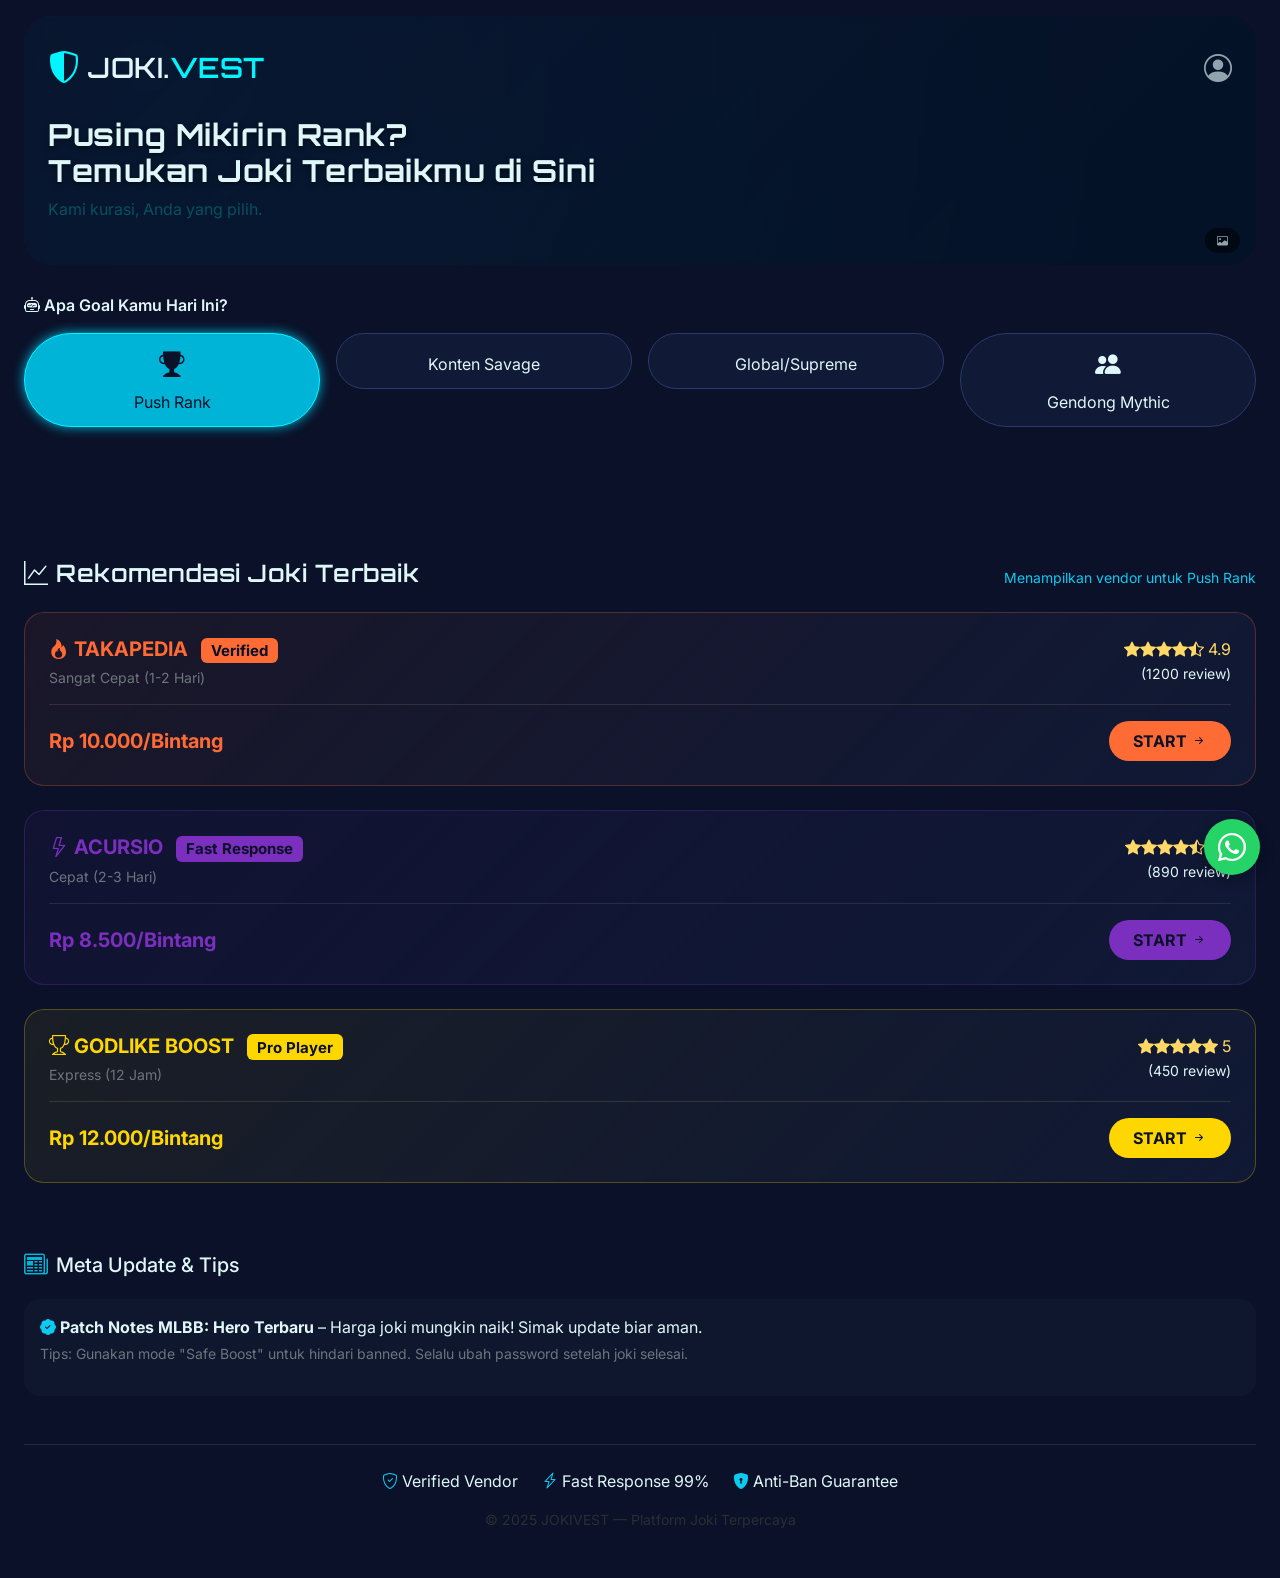
<file: index.html>
<!DOCTYPE html>
<html lang="id">

<head>
  <meta charset="UTF-8" />
  <meta name="viewport" content="width=device-width, initial-scale=1, viewport-fit=cover">
  <meta name="mobile-web-app-capable" content="yes">
  <meta name="apple-mobile-web-app-capable" content="yes">
  <meta name="apple-mobile-web-app-status-bar-style" content="black-translucent">
  <meta name="theme-color" content="#0A1128" />
  <meta name="description" content="Platform joki Mobile Legends terpercaya untuk rank boost, savage, dan gendong Mythic">
  <link rel="manifest" href="manifest.json" />
  <link rel="icon" type="image/png" href="data:image/svg+xml,%3Csvg xmlns='http://www.w3.org/2000/svg' viewBox='0 0 100 100'%3E%3Crect width='100' height='100' fill='%2300B4D8'/%3E%3Ctext x='50' y='67' font-size='50' text-anchor='middle' fill='%230A1128' font-weight='bold'%3EJV%3C/text%3E%3C/svg%3E">
  <link rel="apple-touch-icon" href="data:image/svg+xml,%3Csvg xmlns='http://www.w3.org/2000/svg' viewBox='0 0 100 100'%3E%3Crect width='100' height='100' fill='%2300B4D8'/%3E%3Ctext x='50' y='67' font-size='50' text-anchor='middle' fill='%230A1128' font-weight='bold'%3EJV%3C/text%3E%3C/svg%3E">
  <title>JOKIVEST - Platform Joki Mobile Legends</title>
  
  <!-- Bootstrap 5 + Icons + Fonts -->
  <link href="https://cdn.jsdelivr.net/npm/bootstrap@5.3.0-alpha1/dist/css/bootstrap.min.css" rel="stylesheet">
  <link rel="stylesheet" href="https://cdn.jsdelivr.net/npm/bootstrap-icons@1.11.3/font/bootstrap-icons.min.css">
  <!-- Google Fonts: Orbitron & Inter -->
  <link href="https://fonts.googleapis.com/css2?family=Inter:opsz,wght@14..32,300;14..32,400;14..32,600;14..32,700&family=Orbitron:wght@400;500;600;700&display=swap" rel="stylesheet">
  
  <style>
    * {
      margin: 0;
      padding: 0;
      box-sizing: border-box;
    }

    body {
      background-color: #0A1128;
      font-family: 'Inter', sans-serif;
      color: #E0F7FA;
      overflow-x: hidden;
      scroll-behavior: smooth;
    }

    /* Custom scrollbar */
    ::-webkit-scrollbar {
      width: 5px;
    }
    ::-webkit-scrollbar-track {
      background: #101935;
    }
    ::-webkit-scrollbar-thumb {
      background: #00B4D8;
      border-radius: 10px;
    }

    /* Typography gaming style */
    h1, h2, h3, .gaming-font {
      font-family: 'Orbitron', monospace;
      font-weight: 600;
      letter-spacing: 0.5px;
    }

    /* Card styling */
    .vendor-card {
      background: #101935;
      border-radius: 20px;
      border: 1px solid #1E2A47;
      transition: transform 0.2s ease, box-shadow 0.2s ease;
      cursor: pointer;
    }
    .vendor-card:hover {
      transform: translateY(-4px);
      box-shadow: 0 15px 30px rgba(0,0,0,0.4);
    }

    /* Category pills */
    .category-pill {
      background: #101935;
      border: 1px solid #2A3A6A;
      border-radius: 60px;
      padding: 12px 20px;
      transition: all 0.2s;
      cursor: pointer;
      text-align: center;
    }
    .category-pill.active {
      background: #00B4D8;
      border-color: #00F5FF;
      color: #0A1128;
      box-shadow: 0 0 12px #00B4D8;
    }
    .category-pill i {
      font-size: 1.6rem;
      margin-bottom: 6px;
      display: block;
    }

    /* floating whatsapp */
    .fab-wa {
      position: fixed;
      bottom: 25px;
      right: 20px;
      background: #25D366;
      width: 56px;
      height: 56px;
      border-radius: 50%;
      display: flex;
      align-items: center;
      justify-content: center;
      color: white;
      font-size: 28px;
      box-shadow: 0 4px 15px rgba(0,0,0,0.3);
      z-index: 999;
      cursor: pointer;
      transition: 0.2s;
      animation: pulse-wa 1.8s infinite;
    }
    .fab-wa:hover {
      transform: scale(1.05);
      background: #128C7E;
    }
    @keyframes pulse-wa {
      0% { box-shadow: 0 0 0 0 rgba(37, 211, 102, 0.5); }
      70% { box-shadow: 0 0 0 12px rgba(37, 211, 102, 0); }
      100% { box-shadow: 0 0 0 0 rgba(37, 211, 102, 0); }
    }

    /* skeleton loader */
    .skeleton-card {
      background: #1A2245;
      border-radius: 20px;
      height: 210px;
      animation: pulse 1.2s infinite ease-in-out;
    }
    @keyframes pulse {
      0% { opacity: 0.6; }
      50% { opacity: 1; }
      100% { opacity: 0.6; }
    }

    /* toast custom */
    .custom-toast {
      position: fixed;
      bottom: 90px;
      left: 50%;
      transform: translateX(-50%) scale(0.9);
      background: #00B4D8;
      color: #0A1128;
      padding: 10px 20px;
      border-radius: 40px;
      font-weight: bold;
      z-index: 1050;
      opacity: 0;
      transition: 0.2s;
      pointer-events: none;
      font-size: 0.9rem;
      white-space: nowrap;
    }
    .custom-toast.show {
      opacity: 1;
      transform: translateX(-50%) scale(1);
    }

    /* rating stars */
    .star-rating {
      color: #FFD966;
    }

    .btn-neon {
      background: #00B4D8;
      border: none;
      color: #0A1128;
      font-weight: 700;
      border-radius: 40px;
      transition: 0.2s;
    }
    .btn-neon:hover {
      background: #00F5FF;
      transform: scale(0.98);
      color: #000;
    }

    .btn-start {
      border: none;
      color: #0A1128;
      font-weight: 700;
      border-radius: 40px;
      transition: 0.2s;
      padding: 8px 24px;
    }
    .btn-start:hover {
      transform: scale(1.05);
      box-shadow: 0 0 20px rgba(255,255,255,0.2);
    }

    .btn-outline-neon {
      background: transparent;
      border: 2px solid #00B4D8;
      color: #00B4D8;
      border-radius: 40px;
    }
    .btn-outline-neon:hover {
      background: #00B4D8;
      color: #0A1128;
    }

    a {
      text-decoration: none;
    }

    /* transisi page */
    .page-transition {
      animation: fadeSlideUp 0.3s ease-out;
    }
    @keyframes fadeSlideUp {
      from {
        opacity: 0;
        transform: translateY(12px);
      }
      to {
        opacity: 1;
        transform: translateY(0);
      }
    }

    footer {
      border-top: 1px solid #1E2A47;
    }

    /* Header background spot untuk gambar */
    .hero-background-spot {
      position: relative;
      border-radius: 28px;
      overflow: hidden;
      margin-bottom: 28px;
      background: #07112e;
      background-image: url('https://wallpapers.com/images/featured/mobile-legends-background-9z5n7q259t1tpfjb.jpg');
      background-size: cover;
      background-position: center 30%;
      background-repeat: no-repeat;
      transition: all 0.3s;
      min-height: 180px;
    }
    
    .hero-background-spot:not([style*="background-image"]):before {
      content: "";
      position: absolute;
      top: 0;
      left: 0;
      width: 100%;
      height: 100%;
      background: radial-gradient(circle at 10% 20%, rgba(0,180,216,0.15) 0%, #0A1128 90%);
      pointer-events: none;
      z-index: 0;
    }
    
    .hero-overlay {
      position: relative;
      z-index: 2;
      background: linear-gradient(135deg, rgba(10,17,40,0.75) 0%, rgba(0,20,40,0.6) 100%);
      backdrop-filter: blur(2px);
      border-radius: 28px;
      padding: 28px 24px;
    }
    
    .hero-background-spot.has-bg .hero-overlay {
      background: linear-gradient(95deg, rgba(10,17,40,0.8) 0%, rgba(0,30,50,0.65) 100%);
    }
    
    .bg-hint {
      position: absolute;
      bottom: 12px;
      right: 16px;
      z-index: 3;
      background: rgba(0,0,0,0.5);
      backdrop-filter: blur(4px);
      font-size: 11px;
      border-radius: 20px;
      padding: 4px 12px;
      pointer-events: none;
      color: #90A4AE;
    }
    
    @media (max-width: 576px) {
      .category-pill i {
        font-size: 1.3rem;
      }
      .category-pill span {
        font-size: 0.75rem;
      }
      .hero-overlay {
        padding: 20px 16px;
      }
      .hero-background-spot {
        min-height: 150px;
      }
    }

    /* loading spinner untuk transisi halaman */
    .page-loader {
      position: fixed;
      top: 0;
      left: 0;
      width: 100%;
      height: 100%;
      background: #0A1128;
      z-index: 9999;
      display: flex;
      justify-content: center;
      align-items: center;
      transition: opacity 0.3s;
      opacity: 0;
      pointer-events: none;
    }
    .page-loader.show {
      opacity: 1;
      pointer-events: all;
    }
    .loader-spinner {
      width: 50px;
      height: 50px;
      border: 4px solid #1E2A47;
      border-top: 4px solid #00B4D8;
      border-radius: 50%;
      animation: spin 0.8s linear infinite;
    }
    @keyframes spin {
      0% { transform: rotate(0deg); }
      100% { transform: rotate(360deg); }
    }

    /* Vendor Detail Pages - Masing-masing unik */
    .vendor-detail-page {
      display: none;
      animation: fadeSlideUp 0.3s ease-out;
      padding-bottom: 80px;
    }
    .vendor-detail-page.active {
      display: block;
    }

    /* Home page */
    .home-page {
      display: block;
    }
    .home-page.hidden {
      display: none;
    }

    /* Package Cards */
    .package-card {
      border-radius: 16px;
      padding: 16px;
      margin-bottom: 12px;
      transition: all 0.3s;
      cursor: pointer;
      border: 1px solid rgba(255,255,255,0.05);
    }
    .package-card:hover {
      transform: translateX(8px);
    }
    .package-card .package-price {
      font-size: 1.4rem;
      font-weight: 700;
    }
    .package-card .package-name {
      font-weight: 600;
      font-size: 1.1rem;
    }
    .package-card .package-desc {
      font-size: 0.85rem;
      opacity: 0.7;
    }
    .package-card .order-btn-small {
      padding: 4px 16px;
      border-radius: 30px;
      border: none;
      font-weight: 600;
      font-size: 0.85rem;
      transition: 0.2s;
    }
    .package-card .order-btn-small:hover {
      transform: scale(1.05);
    }

    /* Header Vendor Detail */
    .vendor-detail-header {
      padding: 30px 20px;
      border-radius: 20px;
      margin-bottom: 20px;
      position: relative;
      overflow: hidden;
    }
    .vendor-detail-header::before {
      content: '';
      position: absolute;
      top: 0;
      left: 0;
      right: 0;
      bottom: 0;
      background: rgba(0,0,0,0.3);
      z-index: 0;
    }
    .vendor-detail-header > * {
      position: relative;
      z-index: 1;
    }
    .vendor-detail-header .back-btn {
      background: rgba(255,255,255,0.2);
      backdrop-filter: blur(10px);
      border: none;
      color: white;
      padding: 8px 16px;
      border-radius: 30px;
      font-weight: 600;
      transition: 0.2s;
    }
    .vendor-detail-header .back-btn:hover {
      background: rgba(255,255,255,0.3);
    }

    /* Stats */
    .vendor-stat {
      background: rgba(255,255,255,0.1);
      backdrop-filter: blur(10px);
      border-radius: 16px;
      padding: 16px;
      text-align: center;
    }
    .vendor-stat .value {
      font-size: 1.8rem;
      font-weight: 700;
    }
    .vendor-stat .label {
      font-size: 0.8rem;
      opacity: 0.8;
    }

    /* Badge khusus */
    .vendor-badge {
      display: inline-block;
      padding: 4px 12px;
      border-radius: 30px;
      font-size: 0.75rem;
      font-weight: 600;
    }

    /* Animasi masuk */
    @keyframes slideUp {
      from {
        opacity: 0;
        transform: translateY(20px);
      }
      to {
        opacity: 1;
        transform: translateY(0);
      }
    }
    .slide-up {
      animation: slideUp 0.4s ease-out forwards;
    }
  </style>
</head>

<body>

  <!-- Page Loader -->
  <div id="pageLoader" class="page-loader">
    <div class="loader-spinner"></div>
  </div>

  <!-- Main App -->
  <div class="container-fluid px-3 px-md-4 py-3" id="appRoot">
    
    <!-- HOME PAGE -->
    <div id="homePage" class="home-page">
      <!-- Header -->
      <div class="hero-background-spot" id="heroBgSpot">
        <div class="hero-overlay">
          <div class="d-flex justify-content-between align-items-center">
            <div class="d-flex align-items-center gap-2">
              <i class="bi bi-shield-shaded fs-2" style="color:#00F5FF"></i>
              <h1 class="fs-3 m-0 gaming-font">JOKI.<span style="color:#00F5FF">VEST</span></h1>
            </div>
            <div>
              <i class="bi bi-person-circle fs-3" style="color:#90A4AE" id="profileBtn" role="button"></i>
            </div>
          </div>
          <div class="mt-3 mt-md-4 text-center text-md-start">
            <h2 class="fw-bold" style="font-size:1.9rem; text-shadow: 0 2px 5px rgba(0,0,0,0.5);">Pusing Mikirin Rank? <br> Temukan Joki Terbaikmu di Sini</h2>
            <p class="text-info-emphasis" style="color:#B3E5FC">Kami kurasi, Anda yang pilih.</p>
          </div>
        </div>
        <div class="bg-hint"><i class="bi bi-image"></i> </div>
      </div>

      <!-- Smart Filter Widget -->
      <div class="mb-5">
        <label class="fw-semibold mb-3"><i class="bi bi-robot"></i> Apa Goal Kamu Hari Ini?</label>
        <div class="row g-3" id="categoryContainer">
          <div class="col-6 col-md-3">
            <div class="category-pill" data-category="rank">
              <i class="bi bi-trophy-fill"></i>
              <span>Push Rank</span>
            </div>
          </div>
          <div class="col-6 col-md-3">
            <div class="category-pill" data-category="savage">
              <i class="bi bi-sword"></i>
              <span>Konten Savage</span>
            </div>
          </div>
          <div class="col-6 col-md-3">
            <div class="category-pill" data-category="global">
              <i class="bi bi-crown-fill"></i>
              <span>Global/Supreme</span>
            </div>
          </div>
          <div class="col-6 col-md-3">
            <div class="category-pill" data-category="gendong">
              <i class="bi bi-people-fill"></i>
              <span>Gendong Mythic</span>
            </div>
          </div>
        </div>
        <div class="text-center mt-4" id="floatingBtnContainer" style="min-height: 60px;"></div>
      </div>

      <!-- Rekomendasi Vendor -->
      <div id="vendorSection">
        <div class="d-flex justify-content-between align-items-center mb-3 flex-wrap">
          <h4 class="gaming-font"><i class="bi bi-graph-up"></i> Rekomendasi Joki Terbaik</h4>
          <small class="text-info" id="selectedCatLabel">Pilih kategori di atas</small>
        </div>
        <div id="vendorList" class="row g-4"></div>
      </div>

      <!-- Blog -->
      <div class="mt-5 pt-3">
        <div class="d-flex align-items-center gap-2 mb-3">
          <i class="bi bi-newspaper fs-4" style="color:#00B4D8"></i>
          <h5 class="m-0">Meta Update & Tips</h5>
        </div>
        <div class="bg-dark p-3 rounded-4" style="background:#0F172F!important">
          <p class="mb-1"><i class="bi bi-patch-check-fill text-info"></i> <strong>Patch Notes MLBB: Hero Terbaru</strong> – Harga joki mungkin naik! Simak update biar aman.</p>
          <p class="small text-secondary">Tips: Gunakan mode "Safe Boost" untuk hindari banned. Selalu ubah password setelah joki selesai.</p>
        </div>
      </div>

      <!-- Footer -->
      <footer class="mt-5 pt-4 pb-3 text-center">
        <div class="d-flex justify-content-center gap-4 flex-wrap">
          <span><i class="bi bi-shield-check text-info"></i> Verified Vendor</span>
          <span><i class="bi bi-lightning-charge text-info"></i> Fast Response 99%</span>
          <span><i class="bi bi-shield-lock-fill text-info"></i> Anti-Ban Guarantee</span>
        </div>
        <p class="text-secondary-emphasis mt-3 small">&copy; 2025 JOKIVEST — Platform Joki Terpercaya</p>
      </footer>
    </div>

    <!-- ============================================================ -->
    <!-- VENDOR DETAIL PAGES (Masing-masing unik) -->
    <!-- ============================================================ -->

    <!-- 1. TAKAPEDIA -->
    <div id="vendor-takapedia" class="vendor-detail-page">
      <div class="vendor-detail-header" style="background: linear-gradient(135deg, #FF6B3522 0%, #1a0e08 100%); border: 1px solid #FF6B3544;">
        <button class="back-btn" onclick="closeVendorDetail()">
          <i class="bi bi-arrow-left"></i> Kembali
        </button>
        <div class="text-center mt-3">
          <div class="d-flex align-items-center justify-content-center gap-3">
            <i class="bi bi-fire fs-1" style="color:#FF6B35"></i>
            <h2 class="gaming-font mb-0" style="color:#FF6B35">TAKAPEDIA</h2>
          </div>
          <p class="mb-0" style="opacity:0.8;">🔥 Verified • Top Rated</p>
        </div>
      </div>

      <div class="row g-3 mb-4">
        <div class="col-4"><div class="vendor-stat"><div class="value" style="color:#FF6B35">⭐ 4.9</div><div class="label">Rating</div></div></div>
        <div class="col-4"><div class="vendor-stat"><div class="value" style="color:#FF6B35">1.200</div><div class="label">Review</div></div></div>
        <div class="col-4"><div class="vendor-stat"><div class="value" style="color:#FF6B35">🛡️ 100%</div><div class="label">Trust Meter</div></div></div>
      </div>

      <div class="mb-4">
        <h5 class="gaming-font mb-3" style="color:#FF6B35"><i class="bi bi-box-seam"></i> Paket Joki TAKAPEDIA</h5>
        <div id="packages-takapedia"></div>
      </div>

      <div class="bg-dark p-4 rounded-4 mb-4" style="background:#0F172F!important">
        <div class="row g-3">
          <div class="col-6"><div class="text-secondary">Garansi</div><div class="fw-bold" style="color:#FF6B35">Anti-Ban + Garansi 100%</div></div>
          <div class="col-6"><div class="text-secondary">Kecepatan</div><div class="fw-bold" style="color:#FF6B35">Sangat Cepat (1-2 Hari)</div></div>
        </div>
      </div>

      <div class="d-grid gap-3">
        <button class="btn py-3 fs-5" style="background:#FF6B35; color:#0A1128; border:none; border-radius:40px; font-weight:700;" onclick="orderVendor('TAKAPEDIA', 'https://wa.me/628123456789?text=Halo%20saya%20dari%20JOKIVEST%2C%20ingin%20order%20joki%20TAKAPEDIA')">
          <i class="bi bi-whatsapp"></i> Order Sekarang
        </button>
        <button class="btn btn-outline-neon py-2" onclick="consultVendor()">
          <i class="bi bi-chat-dots"></i> Konsultasi
        </button>
      </div>
    </div>

    <!-- 2. ACURSIO -->
    <div id="vendor-acursio" class="vendor-detail-page">
      <div class="vendor-detail-header" style="background: linear-gradient(135deg, #7B2FBE22 0%, #12081a 100%); border: 1px solid #7B2FBE44;">
        <button class="back-btn" onclick="closeVendorDetail()">
          <i class="bi bi-arrow-left"></i> Kembali
        </button>
        <div class="text-center mt-3">
          <div class="d-flex align-items-center justify-content-center gap-3">
            <i class="bi bi-lightning fs-1" style="color:#7B2FBE"></i>
            <h2 class="gaming-font mb-0" style="color:#7B2FBE">ACURSIO</h2>
          </div>
          <p class="mb-0" style="opacity:0.8;">⚡ Fast Response • Terpercaya</p>
        </div>
      </div>

      <div class="row g-3 mb-4">
        <div class="col-4"><div class="vendor-stat"><div class="value" style="color:#7B2FBE">⭐ 4.7</div><div class="label">Rating</div></div></div>
        <div class="col-4"><div class="vendor-stat"><div class="value" style="color:#7B2FBE">890</div><div class="label">Review</div></div></div>
        <div class="col-4"><div class="vendor-stat"><div class="value" style="color:#7B2FBE">✅ 90%</div><div class="label">Trust Meter</div></div></div>
      </div>

      <div class="mb-4">
        <h5 class="gaming-font mb-3" style="color:#7B2FBE"><i class="bi bi-box-seam"></i> Paket Joki ACURSIO</h5>
        <div id="packages-acursio"></div>
      </div>

      <div class="bg-dark p-4 rounded-4 mb-4" style="background:#0F172F!important">
        <div class="row g-3">
          <div class="col-6"><div class="text-secondary">Garansi</div><div class="fw-bold" style="color:#7B2FBE">Winrate 90%</div></div>
          <div class="col-6"><div class="text-secondary">Kecepatan</div><div class="fw-bold" style="color:#7B2FBE">Cepat (2-3 Hari)</div></div>
        </div>
      </div>

      <div class="d-grid gap-3">
        <button class="btn py-3 fs-5" style="background:#7B2FBE; color:white; border:none; border-radius:40px; font-weight:700;" onclick="orderVendor('ACURSIO', 'https://wa.me/628987654321?text=Halo%20saya%20dari%20JOKIVEST%2C%20order%20ACURSIO')">
          <i class="bi bi-whatsapp"></i> Order Sekarang
        </button>
        <button class="btn btn-outline-neon py-2" onclick="consultVendor()">
          <i class="bi bi-chat-dots"></i> Konsultasi
        </button>
      </div>
    </div>

    <!-- 3. GODLIKE BOOST -->
    <div id="vendor-godlike" class="vendor-detail-page">
      <div class="vendor-detail-header" style="background: linear-gradient(135deg, #FFD70022 0%, #1a1400 100%); border: 1px solid #FFD70044;">
        <button class="back-btn" onclick="closeVendorDetail()">
          <i class="bi bi-arrow-left"></i> Kembali
        </button>
        <div class="text-center mt-3">
          <div class="d-flex align-items-center justify-content-center gap-3">
            <i class="bi bi-trophy fs-1" style="color:#FFD700"></i>
            <h2 class="gaming-font mb-0" style="color:#FFD700">GODLIKE BOOST</h2>
          </div>
          <p class="mb-0" style="opacity:0.8;">🏆 Pro Player • Elite</p>
        </div>
      </div>

      <div class="row g-3 mb-4">
        <div class="col-4"><div class="vendor-stat"><div class="value" style="color:#FFD700">⭐ 5.0</div><div class="label">Rating</div></div></div>
        <div class="col-4"><div class="vendor-stat"><div class="value" style="color:#FFD700">450</div><div class="label">Review</div></div></div>
        <div class="col-4"><div class="vendor-stat"><div class="value" style="color:#FFD700">🌟 100%</div><div class="label">Trust Meter</div></div></div>
      </div>

      <div class="mb-4">
        <h5 class="gaming-font mb-3" style="color:#FFD700"><i class="bi bi-box-seam"></i> Paket Joki GODLIKE</h5>
        <div id="packages-godlike"></div>
      </div>

      <div class="bg-dark p-4 rounded-4 mb-4" style="background:#0F172F!important">
        <div class="row g-3">
          <div class="col-6"><div class="text-secondary">Garansi</div><div class="fw-bold" style="color:#FFD700">Live Streaming</div></div>
          <div class="col-6"><div class="text-secondary">Kecepatan</div><div class="fw-bold" style="color:#FFD700">Express (12 Jam)</div></div>
        </div>
      </div>

      <div class="d-grid gap-3">
        <button class="btn py-3 fs-5" style="background:#FFD700; color:#0A1128; border:none; border-radius:40px; font-weight:700;" onclick="orderVendor('GODLIKE BOOST', 'https://wa.me/628555123456?text=Halo%20saya%20dari%20JOKIVEST%2C%20butuh%20boost%20GODLIKE')">
          <i class="bi bi-whatsapp"></i> Order Sekarang
        </button>
        <button class="btn btn-outline-neon py-2" onclick="consultVendor()">
          <i class="bi bi-chat-dots"></i> Konsultasi
        </button>
      </div>
    </div>

    <!-- 4. SAVAGE MASTER -->
    <div id="vendor-savagemaster" class="vendor-detail-page">
      <div class="vendor-detail-header" style="background: linear-gradient(135deg, #E74C3C22 0%, #1a0806 100%); border: 1px solid #E74C3C44;">
        <button class="back-btn" onclick="closeVendorDetail()">
          <i class="bi bi-arrow-left"></i> Kembali
        </button>
        <div class="text-center mt-3">
          <div class="d-flex align-items-center justify-content-center gap-3">
            <i class="bi bi-sword fs-1" style="color:#E74C3C"></i>
            <h2 class="gaming-font mb-0" style="color:#E74C3C">SAVAGE MASTER</h2>
          </div>
          <p class="mb-0" style="opacity:0.8;">⚔️ Savage Specialist</p>
        </div>
      </div>

      <div class="row g-3 mb-4">
        <div class="col-4"><div class="vendor-stat"><div class="value" style="color:#E74C3C">⭐ 4.8</div><div class="label">Rating</div></div></div>
        <div class="col-4"><div class="vendor-stat"><div class="value" style="color:#E74C3C">340</div><div class="label">Review</div></div></div>
        <div class="col-4"><div class="vendor-stat"><div class="value" style="color:#E74C3C">🎯 100%</div><div class="label">Trust Meter</div></div></div>
      </div>

      <div class="mb-4">
        <h5 class="gaming-font mb-3" style="color:#E74C3C"><i class="bi bi-box-seam"></i> Paket Savage</h5>
        <div id="packages-savagemaster"></div>
      </div>

      <div class="bg-dark p-4 rounded-4 mb-4" style="background:#0F172F!important">
        <div class="row g-3">
          <div class="col-6"><div class="text-secondary">Garansi</div><div class="fw-bold" style="color:#E74C3C">Video Replay</div></div>
          <div class="col-6"><div class="text-secondary">Kecepatan</div><div class="fw-bold" style="color:#E74C3C">1 Hari jadi</div></div>
        </div>
      </div>

      <div class="d-grid gap-3">
        <button class="btn py-3 fs-5" style="background:#E74C3C; color:white; border:none; border-radius:40px; font-weight:700;" onclick="orderVendor('SAVAGE MASTER', 'https://wa.me/628111222333?text=Halo%20JOKIVEST%2C%20pesan%20joki%20SAVAGE%20MASTER')">
          <i class="bi bi-whatsapp"></i> Order Sekarang
        </button>
        <button class="btn btn-outline-neon py-2" onclick="consultVendor()">
          <i class="bi bi-chat-dots"></i> Konsultasi
        </button>
      </div>
    </div>

    <!-- 5. GOLD LANE ID -->
    <div id="vendor-goldlane" class="vendor-detail-page">
      <div class="vendor-detail-header" style="background: linear-gradient(135deg, #F39C1222 0%, #1a0e00 100%); border: 1px solid #F39C1244;">
        <button class="back-btn" onclick="closeVendorDetail()">
          <i class="bi bi-arrow-left"></i> Kembali
        </button>
        <div class="text-center mt-3">
          <div class="d-flex align-items-center justify-content-center gap-3">
            <i class="bi bi-arrow-right-circle fs-1" style="color:#F39C12"></i>
            <h2 class="gaming-font mb-0" style="color:#F39C12">GOLD LANE ID</h2>
          </div>
          <p class="mb-0" style="opacity:0.8;">🎯 MM Main • Manual</p>
        </div>
      </div>

      <div class="row g-3 mb-4">
        <div class="col-4"><div class="vendor-stat"><div class="value" style="color:#F39C12">⭐ 4.6</div><div class="label">Rating</div></div></div>
        <div class="col-4"><div class="vendor-stat"><div class="value" style="color:#F39C12">210</div><div class="label">Review</div></div></div>
        <div class="col-4"><div class="vendor-stat"><div class="value" style="color:#F39C12">✅ 85%</div><div class="label">Trust Meter</div></div></div>
      </div>

      <div class="mb-4">
        <h5 class="gaming-font mb-3" style="color:#F39C12"><i class="bi bi-box-seam"></i> Paket Savage</h5>
        <div id="packages-goldlane"></div>
      </div>

      <div class="bg-dark p-4 rounded-4 mb-4" style="background:#0F172F!important">
        <div class="row g-3">
          <div class="col-6"><div class="text-secondary">Garansi</div><div class="fw-bold" style="color:#F39C12">Manual</div></div>
          <div class="col-6"><div class="text-secondary">Kecepatan</div><div class="fw-bold" style="color:#F39C12">Cepat (Sameday)</div></div>
        </div>
      </div>

      <div class="d-grid gap-3">
        <button class="btn py-3 fs-5" style="background:#F39C12; color:#0A1128; border:none; border-radius:40px; font-weight:700;" onclick="orderVendor('GOLD LANE ID', 'https://wa.me/628444555666?text=Order%20Savage%20via%20GOLD%20LANE%20ID')">
          <i class="bi bi-whatsapp"></i> Order Sekarang
        </button>
        <button class="btn btn-outline-neon py-2" onclick="consultVendor()">
          <i class="bi bi-chat-dots"></i> Konsultasi
        </button>
      </div>
    </div>

    <!-- 6. SUPREME HUNTER -->
    <div id="vendor-supreme" class="vendor-detail-page">
      <div class="vendor-detail-header" style="background: linear-gradient(135deg, #00CED122 0%, #001a1a 100%); border: 1px solid #00CED144;">
        <button class="back-btn" onclick="closeVendorDetail()">
          <i class="bi bi-arrow-left"></i> Kembali
        </button>
        <div class="text-center mt-3">
          <div class="d-flex align-items-center justify-content-center gap-3">
            <i class="bi bi-crown fs-1" style="color:#00CED1"></i>
            <h2 class="gaming-font mb-0" style="color:#00CED1">SUPREME HUNTER</h2>
          </div>
          <p class="mb-0" style="opacity:0.8;">👑 Global Top • Supreme</p>
        </div>
      </div>

      <div class="row g-3 mb-4">
        <div class="col-4"><div class="vendor-stat"><div class="value" style="color:#00CED1">⭐ 4.95</div><div class="label">Rating</div></div></div>
        <div class="col-4"><div class="vendor-stat"><div class="value" style="color:#00CED1">602</div><div class="label">Review</div></div></div>
        <div class="col-4"><div class="vendor-stat"><div class="value" style="color:#00CED1">🏅 100%</div><div class="label">Trust Meter</div></div></div>
      </div>

      <div class="mb-4">
        <h5 class="gaming-font mb-3" style="color:#00CED1"><i class="bi bi-box-seam"></i> Paket Global</h5>
        <div id="packages-supreme"></div>
      </div>

      <div class="bg-dark p-4 rounded-4 mb-4" style="background:#0F172F!important">
        <div class="row g-3">
          <div class="col-6"><div class="text-secondary">Garansi</div><div class="fw-bold" style="color:#00CED1">Supreme Rank</div></div>
          <div class="col-6"><div class="text-secondary">Kecepatan</div><div class="fw-bold" style="color:#00CED1">Prioritas Tinggi</div></div>
        </div>
      </div>

      <div class="d-grid gap-3">
        <button class="btn py-3 fs-5" style="background:#00CED1; color:#0A1128; border:none; border-radius:40px; font-weight:700;" onclick="orderVendor('SUPREME HUNTER', 'https://wa.me/628777888999?text=JOKIVEST%20Global%20Supreme')">
          <i class="bi bi-whatsapp"></i> Order Sekarang
        </button>
        <button class="btn btn-outline-neon py-2" onclick="consultVendor()">
          <i class="bi bi-chat-dots"></i> Konsultasi
        </button>
      </div>
    </div>

    <!-- 7. MYTHIC CARRIER -->
    <div id="vendor-mythic" class="vendor-detail-page">
      <div class="vendor-detail-header" style="background: linear-gradient(135deg, #2ECC7122 0%, #001a0a 100%); border: 1px solid #2ECC7144;">
        <button class="back-btn" onclick="closeVendorDetail()">
          <i class="bi bi-arrow-left"></i> Kembali
        </button>
        <div class="text-center mt-3">
          <div class="d-flex align-items-center justify-content-center gap-3">
            <i class="bi bi-people fs-1" style="color:#2ECC71"></i>
            <h2 class="gaming-font mb-0" style="color:#2ECC71">MYTHIC CARRIER</h2>
          </div>
          <p class="mb-0" style="opacity:0.8;">👥 Gendong Jago • Win 90%</p>
        </div>
      </div>

      <div class="row g-3 mb-4">
        <div class="col-4"><div class="vendor-stat"><div class="value" style="color:#2ECC71">⭐ 4.85</div><div class="label">Rating</div></div></div>
        <div class="col-4"><div class="vendor-stat"><div class="value" style="color:#2ECC71">1.100</div><div class="label">Review</div></div></div>
        <div class="col-4"><div class="vendor-stat"><div class="value" style="color:#2ECC71">🎮 90%</div><div class="label">Trust Meter</div></div></div>
      </div>

      <div class="mb-4">
        <h5 class="gaming-font mb-3" style="color:#2ECC71"><i class="bi bi-box-seam"></i> Paket Gendong</h5>
        <div id="packages-mythic"></div>
      </div>

      <div class="bg-dark p-4 rounded-4 mb-4" style="background:#0F172F!important">
        <div class="row g-3">
          <div class="col-6"><div class="text-secondary">Garansi</div><div class="fw-bold" style="color:#2ECC71">Win 90%</div></div>
          <div class="col-6"><div class="text-secondary">Kecepatan</div><div class="fw-bold" style="color:#2ECC71">Siap Mabar</div></div>
        </div>
      </div>

      <div class="d-grid gap-3">
        <button class="btn py-3 fs-5" style="background:#2ECC71; color:#0A1128; border:none; border-radius:40px; font-weight:700;" onclick="orderVendor('MYTHIC CARRIER', 'https://wa.me/628666777888?text=Halo%20saya%20ingin%20gendong%20Mythic')">
          <i class="bi bi-whatsapp"></i> Order Sekarang
        </button>
        <button class="btn btn-outline-neon py-2" onclick="consultVendor()">
          <i class="bi bi-chat-dots"></i> Konsultasi
        </button>
      </div>
    </div>

  </div>

  <!-- Floating WhatsApp FAB -->
  <div class="fab-wa" id="waFab">
    <i class="bi bi-whatsapp"></i>
  </div>
  <div id="toastMsg" class="custom-toast">✅ Tersalin! Hubungi vendor via WA</div>

  <script>
    // ======================== DATA VENDOR =======================
    const vendorPackages = {
      'takapedia': [
        { name: "Rank Boost Basic", price: "Rp 10.000", desc: "1-2 Bintang / Cepat" },
        { name: "Rank Boost Pro", price: "Rp 45.000", desc: "5-10 Bintang / Express" },
        { name: "Rank Boost Premium", price: "Rp 85.000", desc: "15-20 Bintang / Prioritas" },
        { name: "Mythic Boost", price: "Rp 150.000", desc: "Mythic V - Mythic III" },
        { name: "Glory Boost", price: "Rp 250.000", desc: "Mythic Glory 100+ pts" }
      ],
      'acursio': [
        { name: "Economy Boost", price: "Rp 8.500", desc: "1 Bintang / Hemat" },
        { name: "Standard Boost", price: "Rp 40.000", desc: "5 Bintang / Standar" },
        { name: "Express Boost", price: "Rp 75.000", desc: "10-15 Bintang / Cepat" },
        { name: "Mythic Special", price: "Rp 135.000", desc: "Mythic V - Mythic II" },
        { name: "Glory Rush", price: "Rp 220.000", desc: "Mythic Glory 50+ pts" }
      ],
      'godlike': [
        { name: "Quick Boost", price: "Rp 12.000", desc: "1 Bintang / Instan" },
        { name: "Turbo Boost", price: "Rp 55.000", desc: "5 Bintang / Cepat" },
        { name: "Ultra Boost", price: "Rp 100.000", desc: "10-15 Bintang / Express" },
        { name: "Mythic Pro", price: "Rp 180.000", desc: "Mythic V - Mythic I" },
        { name: "Glory Elite", price: "Rp 300.000", desc: "Mythic Glory 200+ pts" }
      ],
      'savagemaster': [
        { name: "Savage 1x", price: "Rp 250.000", desc: "1 Savage / Replay Included" },
        { name: "Savage 3x", price: "Rp 700.000", desc: "3 Savage / Bonus Replay" },
        { name: "Savage 5x", price: "Rp 1.100.000", desc: "5 Savage / Full Package" },
        { name: "Savage Montage", price: "Rp 1.500.000", desc: "10 Savage + Edit Video" }
      ],
      'goldlane': [
        { name: "Savage Basic", price: "Rp 210.000", desc: "1 Savage / Manual" },
        { name: "Savage Duo", price: "Rp 400.000", desc: "2 Savage / Cepat" },
        { name: "Savage Pack", price: "Rp 950.000", desc: "5 Savage + Highlight" }
      ],
      'supreme': [
        { name: "Global Points", price: "Rp 25.000", desc: "1 Supreme Point" },
        { name: "Global 10pts", price: "Rp 230.000", desc: "10 Supreme Points" },
        { name: "Global 25pts", price: "Rp 550.000", desc: "25 Supreme Points" },
        { name: "Global 50pts", price: "Rp 1.000.000", desc: "50 Supreme Points" },
        { name: "Global Top 100", price: "Rp 2.500.000", desc: "Push to Top 100 Global" }
      ],
      'mythic': [
        { name: "Carry 1 Game", price: "Rp 35.000", desc: "1 Game / Win Guarantee" },
        { name: "Carry 3 Game", price: "Rp 100.000", desc: "3 Game / Fast Response" },
        { name: "Carry 5 Game", price: "Rp 160.000", desc: "5 Game / Bonus 1 Game" },
        { name: "Carry 10 Game", price: "Rp 300.000", desc: "10 Game / Free Consultation" },
        { name: "Mythic Carry", price: "Rp 500.000", desc: "Carry to Mythic / Full Service" }
      ]
    };

    const vendorColors = {
      'takapedia': '#FF6B35',
      'acursio': '#7B2FBE',
      'godlike': '#FFD700',
      'savagemaster': '#E74C3C',
      'goldlane': '#F39C12',
      'supreme': '#00CED1',
      'mythic': '#2ECC71'
    };

    const vendorWaLinks = {
      'takapedia': 'https://wa.me/628123456789',
      'acursio': 'https://wa.me/628987654321',
      'godlike': 'https://wa.me/628555123456',
      'savagemaster': 'https://wa.me/628111222333',
      'goldlane': 'https://wa.me/628444555666',
      'supreme': 'https://wa.me/628777888999',
      'mythic': 'https://wa.me/628666777888'
    };

    const vendorNames = {
      'takapedia': 'TAKAPEDIA',
      'acursio': 'ACURSIO',
      'godlike': 'GODLIKE BOOST',
      'savagemaster': 'SAVAGE MASTER',
      'goldlane': 'GOLD LANE ID',
      'supreme': 'SUPREME HUNTER',
      'mythic': 'MYTHIC CARRIER'
    };

    let activeCategory = null;
    const vendorContainer = document.getElementById('vendorList');
    const floatingBtnContainer = document.getElementById('floatingBtnContainer');
    const selectedCatLabel = document.getElementById('selectedCatLabel');
    const categoryPills = document.querySelectorAll('.category-pill');
    const pageLoader = document.getElementById('pageLoader');
    const homePage = document.getElementById('homePage');

    function showPageLoader() {
      pageLoader.classList.add('show');
    }
    function hidePageLoader() {
      pageLoader.classList.remove('show');
    }

    function showToast(msg) {
      const toastEl = document.getElementById('toastMsg');
      toastEl.textContent = msg;
      toastEl.classList.add('show');
      setTimeout(() => toastEl.classList.remove('show'), 2000);
    }

    // Show vendor detail page
    function showVendorDetail(vendorId) {
      // Hide all detail pages
      document.querySelectorAll('.vendor-detail-page').forEach(el => el.classList.remove('active'));
      // Show selected
      const detailEl = document.getElementById(`vendor-${vendorId}`);
      if (detailEl) {
        detailEl.classList.add('active');
        // Load packages
        const packages = vendorPackages[vendorId] || [];
        const container = document.getElementById(`packages-${vendorId}`);
        if (container && packages.length > 0) {
          const color = vendorColors[vendorId] || '#00B4D8';
          container.innerHTML = packages.map(pkg => `
            <div class="package-card" style="background: ${color}11; border-color: ${color}33;">
              <div class="d-flex justify-content-between align-items-center">
                <div>
                  <div class="package-name" style="color: ${color}">${pkg.name}</div>
                  <div class="package-desc">${pkg.desc}</div>
                </div>
                <div class="text-end">
                  <div class="package-price" style="color: ${color}">${pkg.price}</div>
                  <button class="order-btn-small" style="background: ${color}; color: #0A1128;" 
                          onclick="orderPackage('${vendorNames[vendorId]}', '${pkg.name}', '${pkg.price}', '${vendorWaLinks[vendorId]}')">
                    <i class="bi bi-cart"></i> Pesan
                  </button>
                </div>
              </div>
            </div>
          `).join('');
        }
      }
      homePage.classList.add('hidden');
      document.body.scrollTop = 0;
    }

    function closeVendorDetail() {
      document.querySelectorAll('.vendor-detail-page').forEach(el => el.classList.remove('active'));
      homePage.classList.remove('hidden');
      document.body.scrollTop = 0;
    }

    function orderPackage(vendorName, packageName, price, waLink) {
      const message = `Halo%20saya%20dari%20JOKI.VEST%2C%20ingin%20order%20paket%20${encodeURIComponent(packageName)}%20di%20${encodeURIComponent(vendorName)}%20dengan%20harga%20${encodeURIComponent(price)}`;
      let finalLink = waLink;
      if (!finalLink.includes('text=')) {
        finalLink += `?text=${message}`;
      }
      window.open(finalLink, '_blank');
      showToast(`Order ${packageName} di ${vendorName}...`);
      if(navigator.vibrate) navigator.vibrate(30);
    }

    function orderVendor(vendorName, waLink) {
      window.open(waLink, '_blank');
      showToast(`Membuka chat ${vendorName}...`);
    }

    function consultVendor() {
      const msg = "Halo%20admin%20JOKI.VEST%2C%20saya%20butuh%20bantuan%20memilih%20vendor%20joki";
      window.open(`https://wa.me/6281312345678?text=${msg}`, '_blank');
      showToast("Hubungi konsultan JOKI.VEST");
    }

    // Render vendors di home
    const vendorsDB = {
      rank: [
        { id: 'takapedia', name: 'TAKAPEDIA', tag: 'Verified', price: 'Rp 10.000/Bintang', speed: 'Sangat Cepat (1-2 Hari)', rating: 4.9, review: 1200, color: '#FF6B35', icon: 'bi-fire' },
        { id: 'acursio', name: 'ACURSIO', tag: 'Fast Response', price: 'Rp 8.500/Bintang', speed: 'Cepat (2-3 Hari)', rating: 4.7, review: 890, color: '#7B2FBE', icon: 'bi-lightning' },
        { id: 'godlike', name: 'GODLIKE BOOST', tag: 'Pro Player', price: 'Rp 12.000/Bintang', speed: 'Express (12 Jam)', rating: 5.0, review: 450, color: '#FFD700', icon: 'bi-trophy' }
      ],
      savage: [
        { id: 'savagemaster', name: 'SAVAGE MASTER', tag: 'Savage Specialist', price: 'Rp 250.000/Savage', speed: '1 Hari jadi', rating: 4.8, review: 340, color: '#E74C3C', icon: 'bi-sword' },
        { id: 'goldlane', name: 'GOLD LANE ID', tag: 'MM Main', price: 'Rp 210.000/Savage', speed: 'Cepat (Sameday)', rating: 4.6, review: 210, color: '#F39C12', icon: 'bi-arrow-right-circle' }
      ],
      global: [
        { id: 'supreme', name: 'SUPREME HUNTER', tag: 'Global Top', price: 'Rp 25.000/Point', speed: 'Prioritas Tinggi', rating: 4.95, review: 602, color: '#00CED1', icon: 'bi-crown' }
      ],
      gendong: [
        { id: 'mythic', name: 'MYTHIC CARRIER', tag: 'Gendong Jago', price: 'Rp 35.000/Game', speed: 'Siap Mabar', rating: 4.85, review: 1100, color: '#2ECC71', icon: 'bi-people' }
      ]
    };

    function renderVendors(category) {
      let vendors = vendorsDB[category] || [];
      if(vendors.length === 0) {
        vendorContainer.innerHTML = `<div class="col-12 text-center py-5"><i class="bi bi-emoji-frown fs-1"></i><p class="mt-2">Maaf, kriteria joki belum tersedia.</p></div>`;
        return;
      }
      let html = '';
      vendors.forEach(v => {
        let stars = '';
        for(let i=0;i<Math.floor(v.rating);i++) stars += '<i class="bi bi-star-fill"></i>';
        if(v.rating % 1 >= 0.5) stars += '<i class="bi bi-star-half"></i>';
        html += `
          <div class="col-12">
            <div class="vendor-card p-3 p-md-4" style="border-color: ${v.color}44; background: linear-gradient(135deg, ${v.color}11 0%, #101935 100%);">
              <div class="d-flex justify-content-between align-items-start flex-wrap">
                <div>
                  <h5 class="fw-bold mb-1" style="color:${v.color}">
                    <i class="bi ${v.icon}"></i> ${v.name} 
                    <span class="badge ms-2" style="background:${v.color}; color:#0A1128;">${v.tag}</span>
                  </h5>
                  <div class="small text-secondary">${v.speed}</div>
                </div>
                <div class="text-end">
                  <div class="star-rating fs-6">${stars} ${v.rating}</div>
                  <small>(${v.review} review)</small>
                </div>
              </div>
              <hr class="bg-secondary" style="border-color:${v.color}33;">
              <div class="row g-2 align-items-center">
                <div class="col-7">
                  <div class="fw-bold fs-5" style="color:${v.color}">${v.price}</div>
                </div>
                <div class="col-5 text-end">
                  <button class="btn-start" style="background:${v.color}; color:#0A1128;" 
                          onclick="showVendorDetail('${v.id}')">
                    START <i class="bi bi-arrow-right-short"></i>
                  </button>
                </div>
              </div>
            </div>
          </div>
        `;
      });
      vendorContainer.innerHTML = html;
    }

    function setActiveCategory(category) {
      activeCategory = category;
      categoryPills.forEach(pill => {
        pill.classList.toggle('active', pill.getAttribute('data-category') === category);
      });
      let catDisplayName = { rank: 'Push Rank', savage: 'Konten Savage', global: 'Global/Supreme', gendong: 'Gendong Mythic' }[category] || '';
      selectedCatLabel.innerText = `Menampilkan vendor untuk ${catDisplayName}`;
      renderVendors(category);
    }

    categoryPills.forEach(pill => {
      pill.addEventListener('click', () => {
        const cat = pill.getAttribute('data-category');
        setActiveCategory(cat);
        localStorage.setItem('jokivest_last_category', cat);
        if(navigator.vibrate) navigator.vibrate(20);
      });
    });

    const savedCat = localStorage.getItem('jokivest_last_category');
    setActiveCategory(savedCat && vendorsDB[savedCat] ? savedCat : 'rank');

    // Floating WA
    document.getElementById('waFab').addEventListener('click', () => {
      window.open('https://wa.me/6281312345678?text=Halo%20admin%20JOKI.VEST%2C%20saya%20butuh%20bantuan', '_blank');
      showToast("Hubungi konsultan JOKI.VEST");
    });

    // Profile
    document.getElementById('profileBtn')?.addEventListener('click', () => {
      showToast("👤 Profile: Fitur sedang dalam pengembangan");
    });

    // Service Worker
    if ('serviceWorker' in navigator) {
      window.addEventListener('load', () => {
        navigator.serviceWorker.register('./service-worker.js')
          .then(() => console.log('SW registered!'))
          .catch(err => console.log('SW failed:', err));
      });
    }

    // Install Prompt
    let deferredPrompt;
    window.addEventListener('beforeinstallprompt', (e) => {
      e.preventDefault();
      deferredPrompt = e;
      setTimeout(() => {
        const div = document.createElement('div');
        div.id = 'installPwaContainer';
        div.className = 'position-fixed bottom-0 start-0 end-0 bg-dark p-2 text-center z-3';
        div.style.zIndex = '1050';
        div.style.bottom = '80px';
        div.innerHTML = `<button class="btn btn-neon w-75" id="installPwaBtn">📲 Pasang Aplikasi JOKI.VEST</button>`;
        document.body.appendChild(div);
        document.getElementById('installPwaBtn')?.addEventListener('click', () => {
          div.remove();
          deferredPrompt.prompt();
        });
      }, 2000);
    });

    hidePageLoader();
  </script>
</body>

</html>
</file>
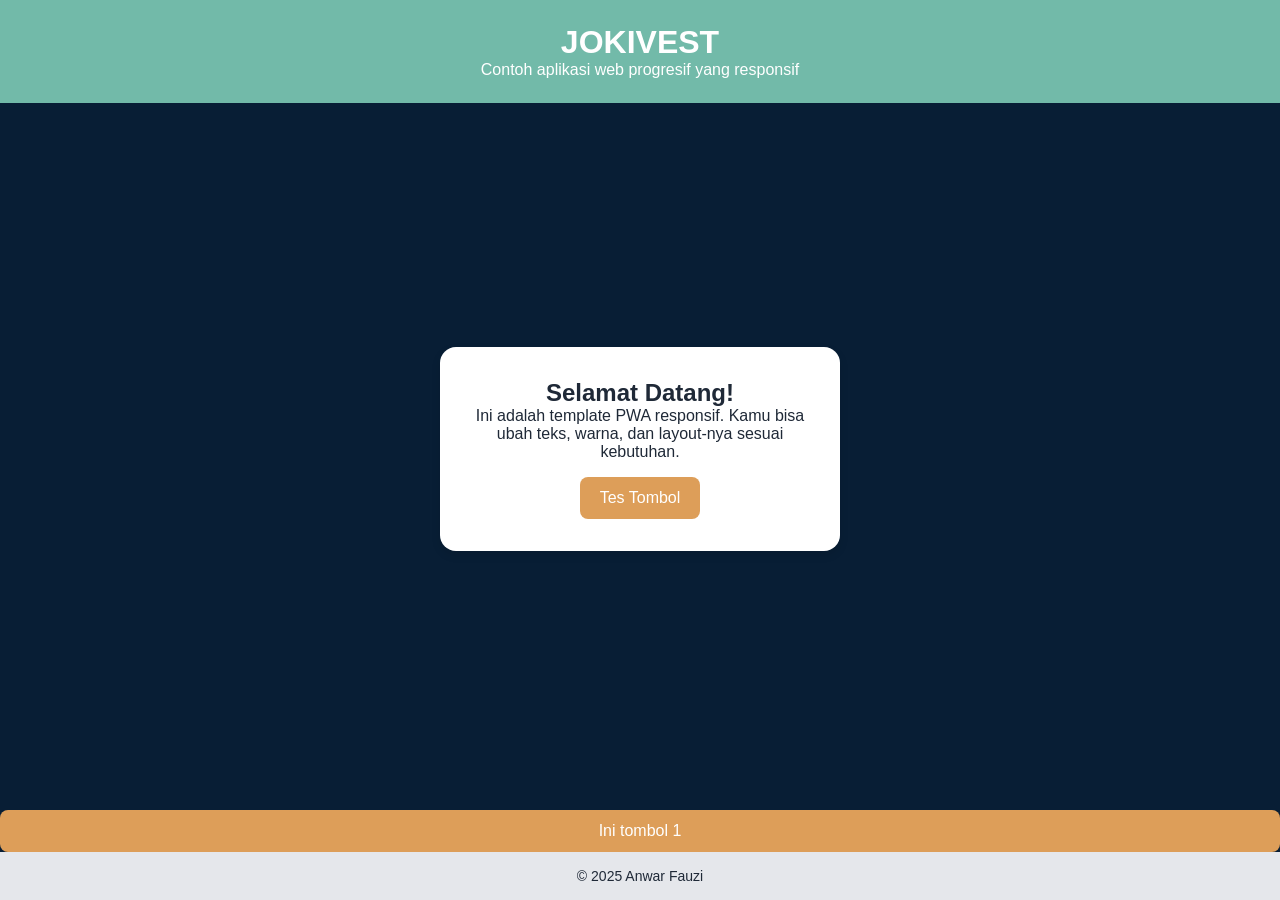
<file: example.html>
<!DOCTYPE html>
<html lang="id">

<head>
  <meta charset="UTF-8" />
  <meta name="viewport" content="width=device-width, initial-scale=1, viewport-fit=cover">
  <meta name="mobile-web-app-capable" content="yes">
  <meta name="apple-mobile-web-app-capable" content="yes">
  <meta name="apple-mobile-web-app-status-bar-style" content="black-translucent">
  <meta name="theme-color" content="#4F46E5" />
  <link rel="manifest" href="manifest.json" />
  <link rel="icon" href="icons/icon-192x192.png" type="image/png" />
  <title>PWA Template Responsif</title>
  <link rel="stylesheet" href="assets/style.css" />
</head>

<body>
  <header class="header">
    <h1>JOKIVEST</h1>
    <p>Contoh aplikasi web progresif yang responsif</p>
  </header>

  <main class="main">
    <section class="card">
      <h2>Selamat Datang!</h2>
      <p>
        Ini adalah template PWA responsif. Kamu bisa ubah teks, warna, dan layout-nya sesuai kebutuhan.
      </p>
      <button onclick="alert('PWA aktif!')">Tes Tombol</button>
    </section>
  </main>
  <button onclick="alert('tombol testing hidup')">Ini tombol 1</button>

  <footer class="footer">
    <p>© 2025 Anwar Fauzi</p>
  </footer>

  <script>
    if ('serviceWorker' in navigator) {
      navigator.serviceWorker.register('./service-worker.js')
        .then(() => console.log('SW registered!'))
        .catch(err => console.error('SW gagal:', err));
    }
  </script>

</body>

</html>
</file>
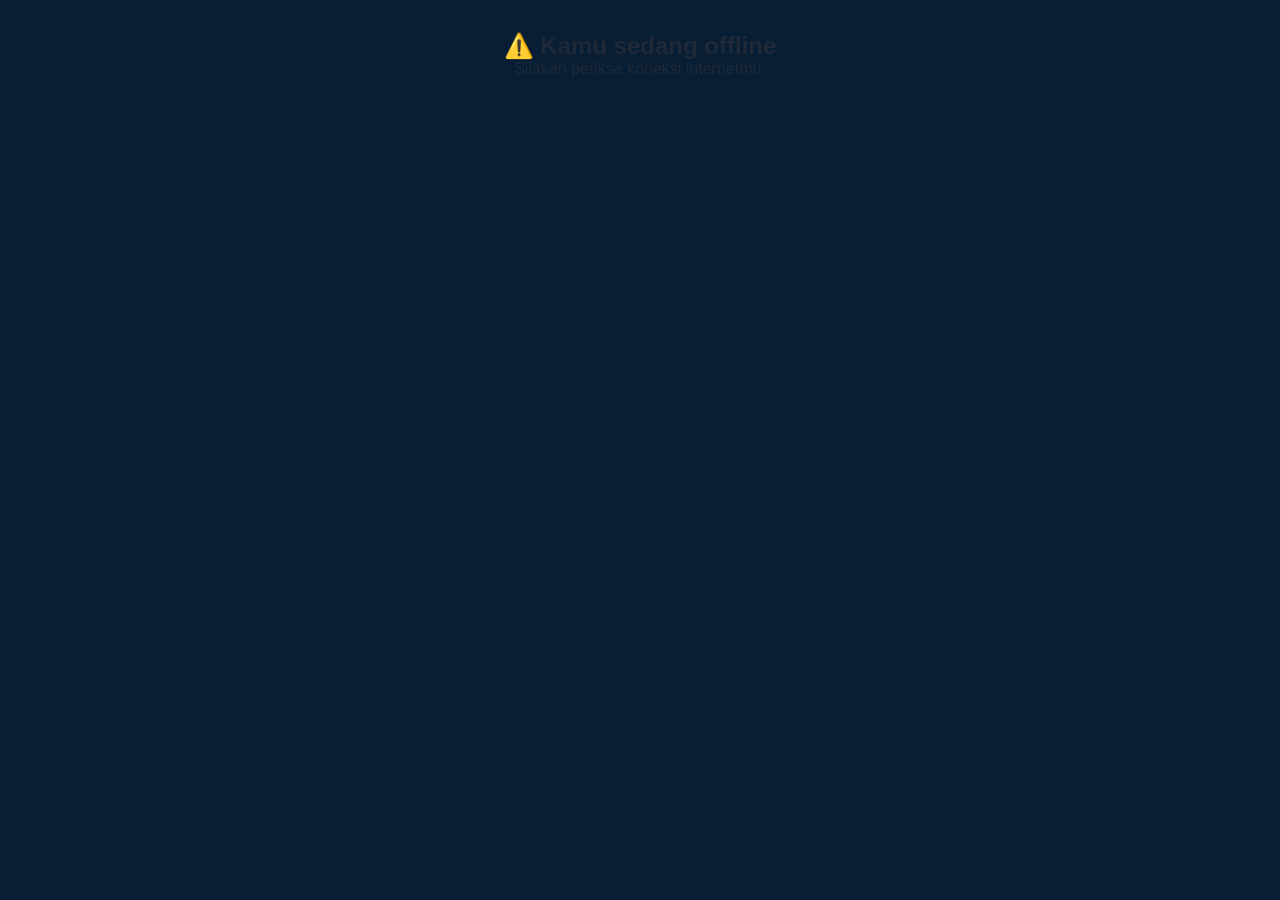
<file: offline.html>
<!DOCTYPE html>
<html lang="en">

<head>
    <meta charset="UTF-8" />
    <meta name="viewport" content="width=device-width, initial-scale=1.0" />
    <title>Offline</title>
    <link rel="stylesheet" href="assets/style.css">
</head>

<body style="text-align:center; padding:2rem;">
    <h2>⚠️ Kamu sedang offline</h2>
    <p>Silakan periksa koneksi internetmu.</p>
</body>

</html>
</file>
<file: assets/style.css>
:root {
  --primary: #261fa8;
  --bg: #081e35;
  --text: #1f2937;
}

* {
  margin: 0;
  padding: 0;
  box-sizing: border-box;
  font-family: 'Inter', sans-serif;
}

body {
  background: var(--bg);
  color: var(--text);
  display: flex;
  flex-direction: column;
  min-height: 100vh;
}

.header {
  background: #72BAA9;
  color: white;
  text-align: center;
  padding: 1.5rem;
}

.main {
  flex: 1;
  display: flex;
  justify-content: center;
  align-items: center;
  padding: 1.5rem;
}

.card {
  background: white;
  border-radius: 1rem;
  box-shadow: 0 4px 10px rgba(0,0,0,0.1);
  max-width: 400px;
  width: 100%;
  padding: 2rem;
  text-align: center;
}

button {
  background: #DD9E59;
  border: none;
  color: white;
  padding: 0.75rem 1.25rem;
  border-radius: 0.5rem;
  cursor: pointer;
  font-size: 1rem;
  margin-top: 1rem;
}

button:hover {
  opacity: 0.9;
}

.footer {
  text-align: center;
  padding: 1rem;
  font-size: 0.875rem;
  background: #e5e7eb;
}

@media (max-width: 600px) {
  .card {
    padding: 1.25rem;
  }
  h1 {
    font-size: 1.5rem;
  }
  h2 {
    font-size: 1.25rem;
  }
}
</file>
